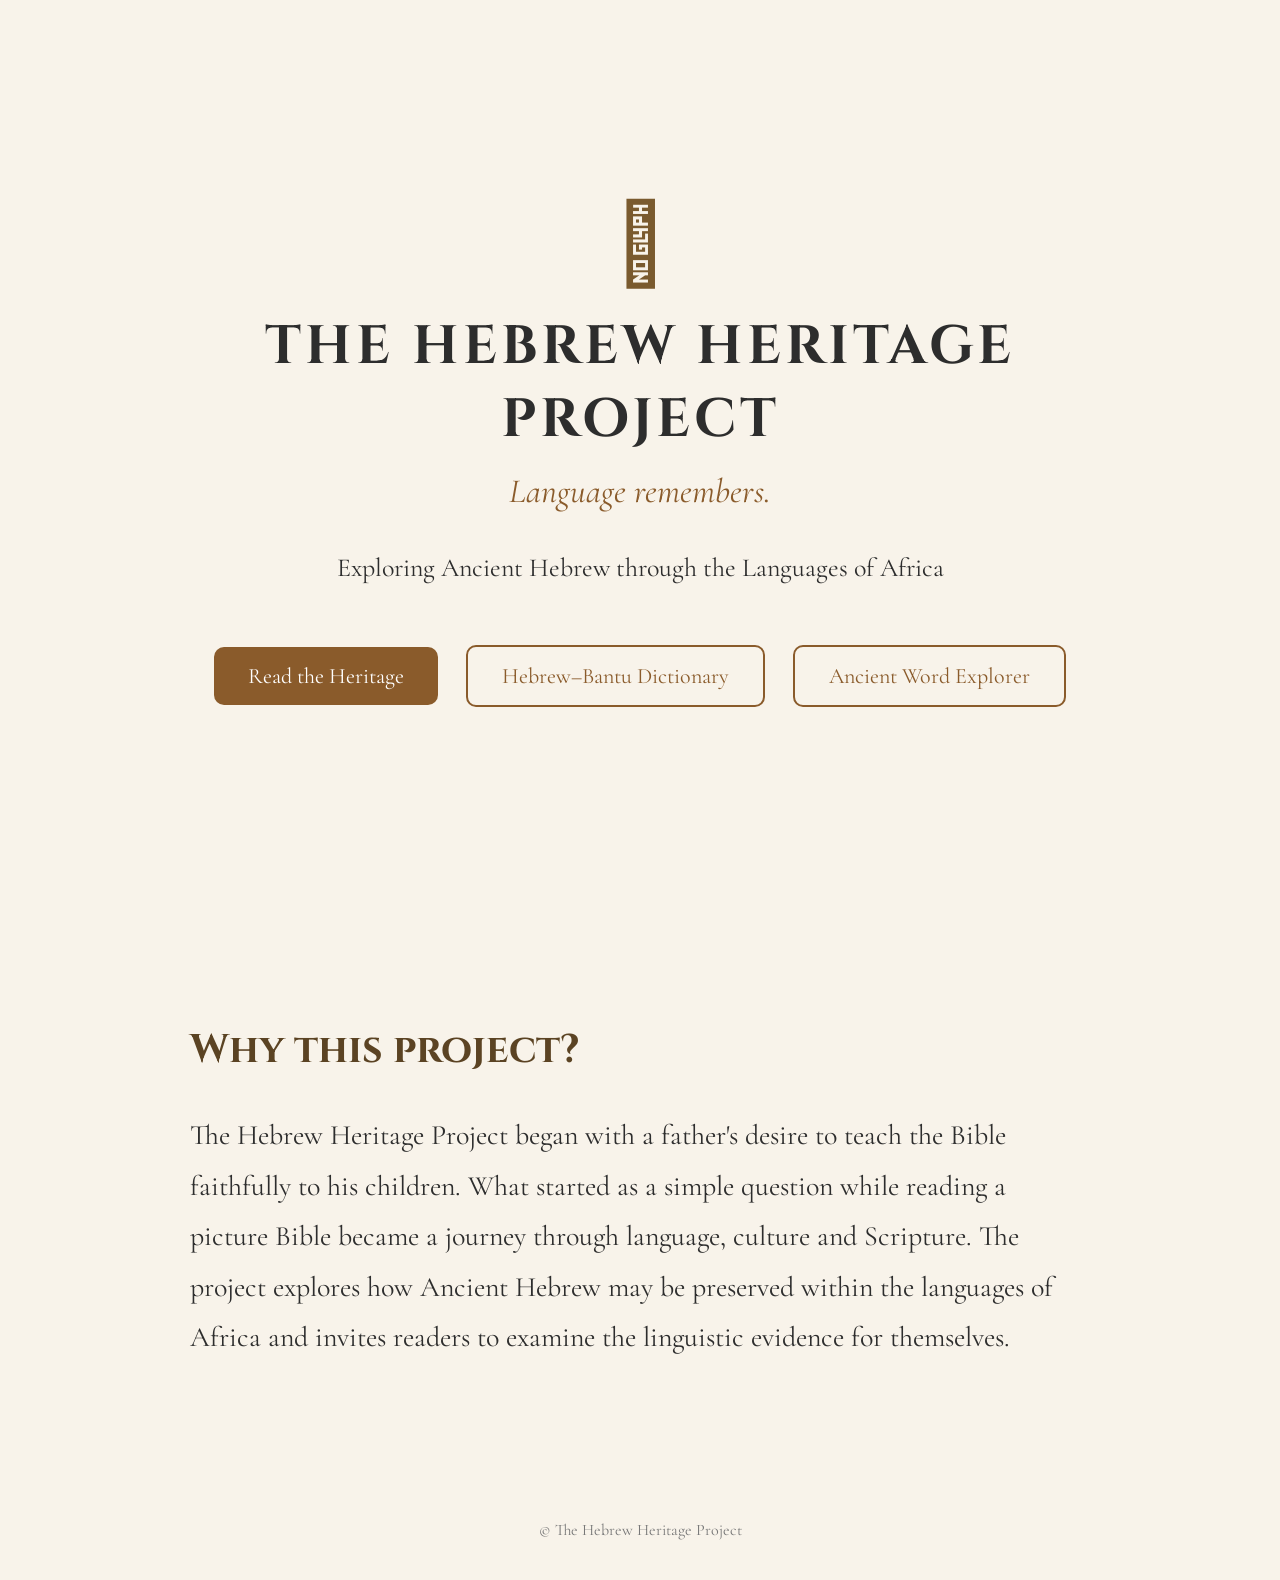
<file: index.html>
<!DOCTYPE html>
<html lang="en">

<head>

<meta charset="UTF-8">
<meta name="viewport" content="width=device-width, initial-scale=1.0">

<title>The Hebrew Heritage Project</title>

<link rel="stylesheet" href="style.css">

<link href="https://fonts.googleapis.com/css2?family=Cinzel:wght@500;700&family=Cormorant+Garamond:wght@400;500;600&display=swap" rel="stylesheet">

</head>

<body>

<header class="hero">

    <div class="overlay">

        <!-- Replace later with your authentic Aleph -->
        <div class="aleph">

            𓃾

        </div>

        <h1>

            THE HEBREW HERITAGE PROJECT

        </h1>

        <p class="tagline">

            Language remembers.

        </p>

        <p class="subtitle">

            Exploring Ancient Hebrew through the Languages of Africa

        </p>

            <div class="buttons">
    
            <a class="button primary"
               href="heritage.html"
               title="The story behind the journey. Discover the mission, the journey, and the principles guiding The Hebrew Heritage Project.">
        
                Read the Heritage
        
            </a>
        
            <a class="button secondary"
               href="https://hebrewbantu.com"
               target="_blank"
               title="Explore Ancient Hebrew roots preserved across African languages through an interactive lexical database with maps, audio and root families.">
        
                Hebrew–Bantu Dictionary
        
            </a>
        
            <a class="button secondary"
               href="https://ancientwordexplorer.com"
               target="_blank"
               title="Study the Bible verse by verse. Trace Hebrew words directly from Scripture into the Hebrew–Bantu Dictionary.">
        
                Ancient Word Explorer
        
            </a>
        
        </div>

    </div>

</header>


<section class="mission">

<h2>

Why this project?

</h2>

<p>

The Hebrew Heritage Project began with a father's desire to teach the Bible faithfully to his children.

What started as a simple question while reading a picture Bible became a journey through language, culture and Scripture.

The project explores how Ancient Hebrew may be preserved within the languages of Africa and invites readers to examine the linguistic evidence for themselves.

</p>

</section>

<footer>

© The Hebrew Heritage Project

</footer>

</body>

</html>
</file>
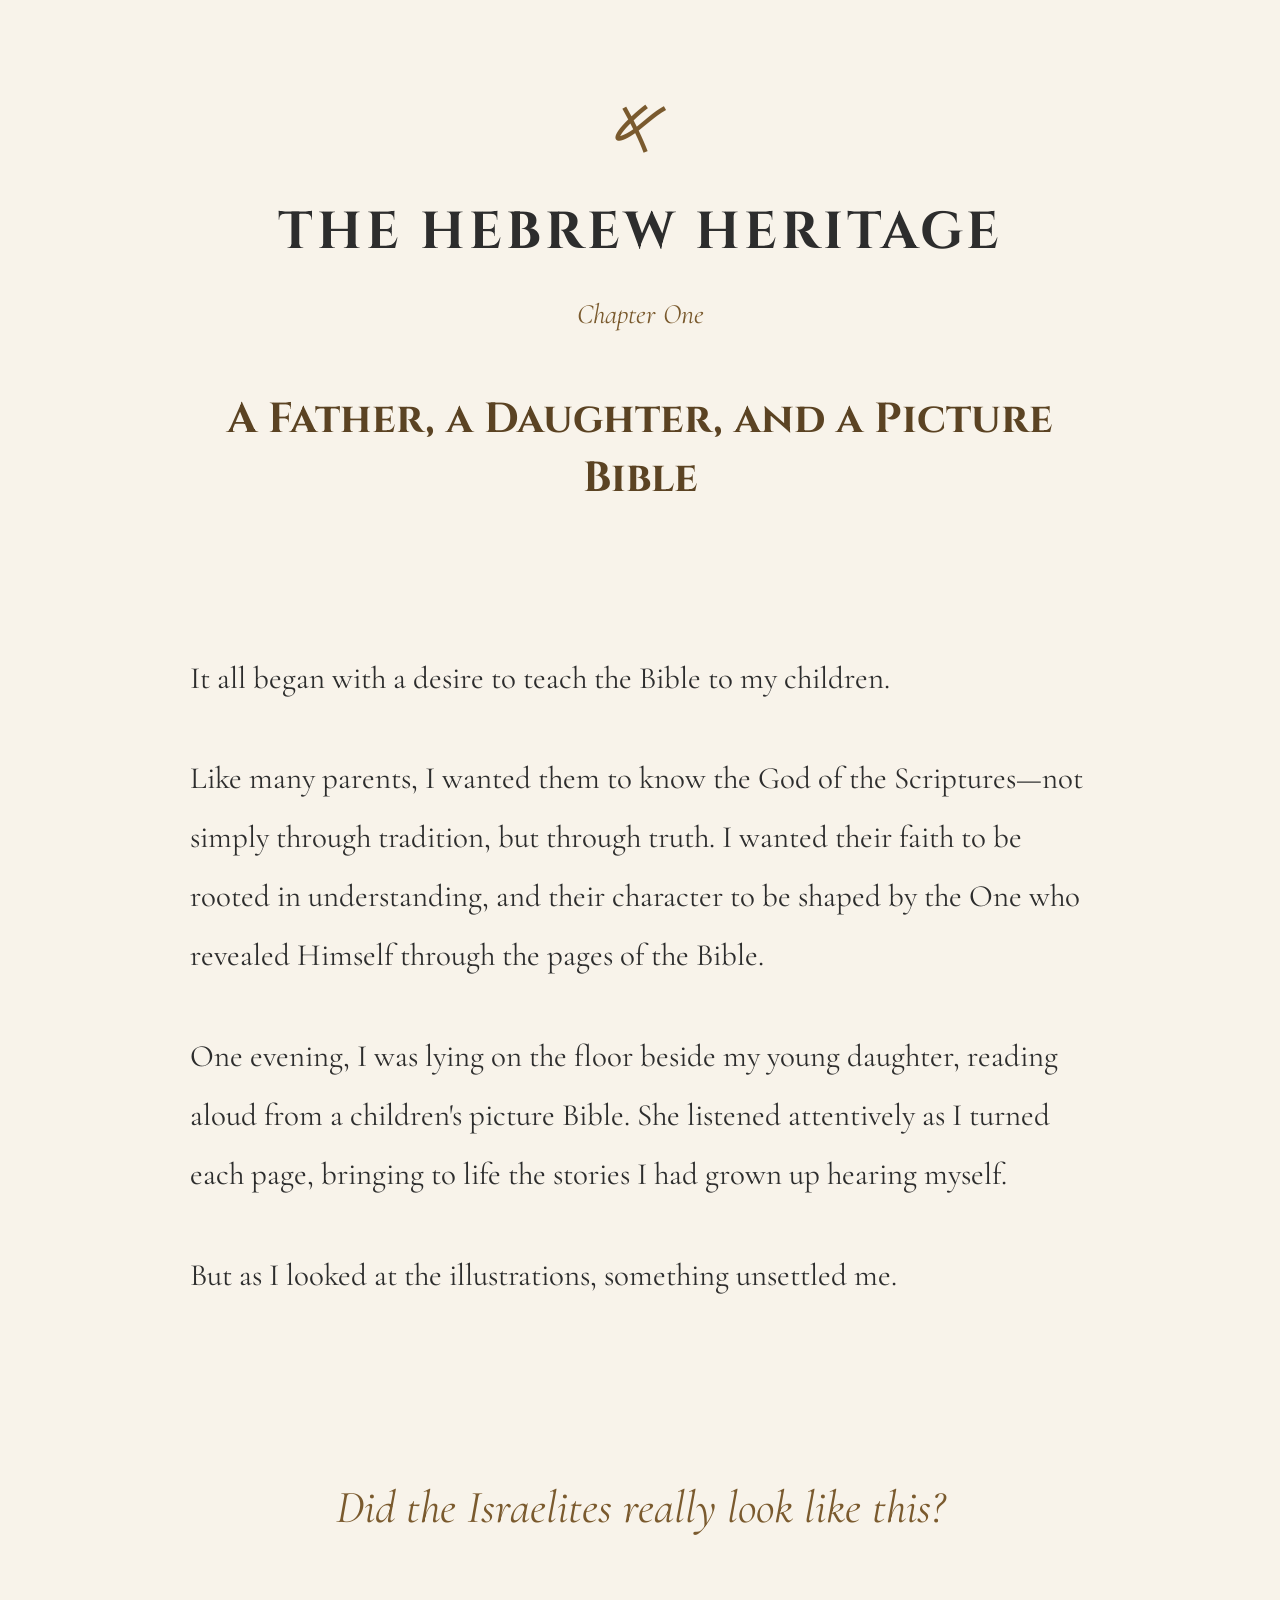
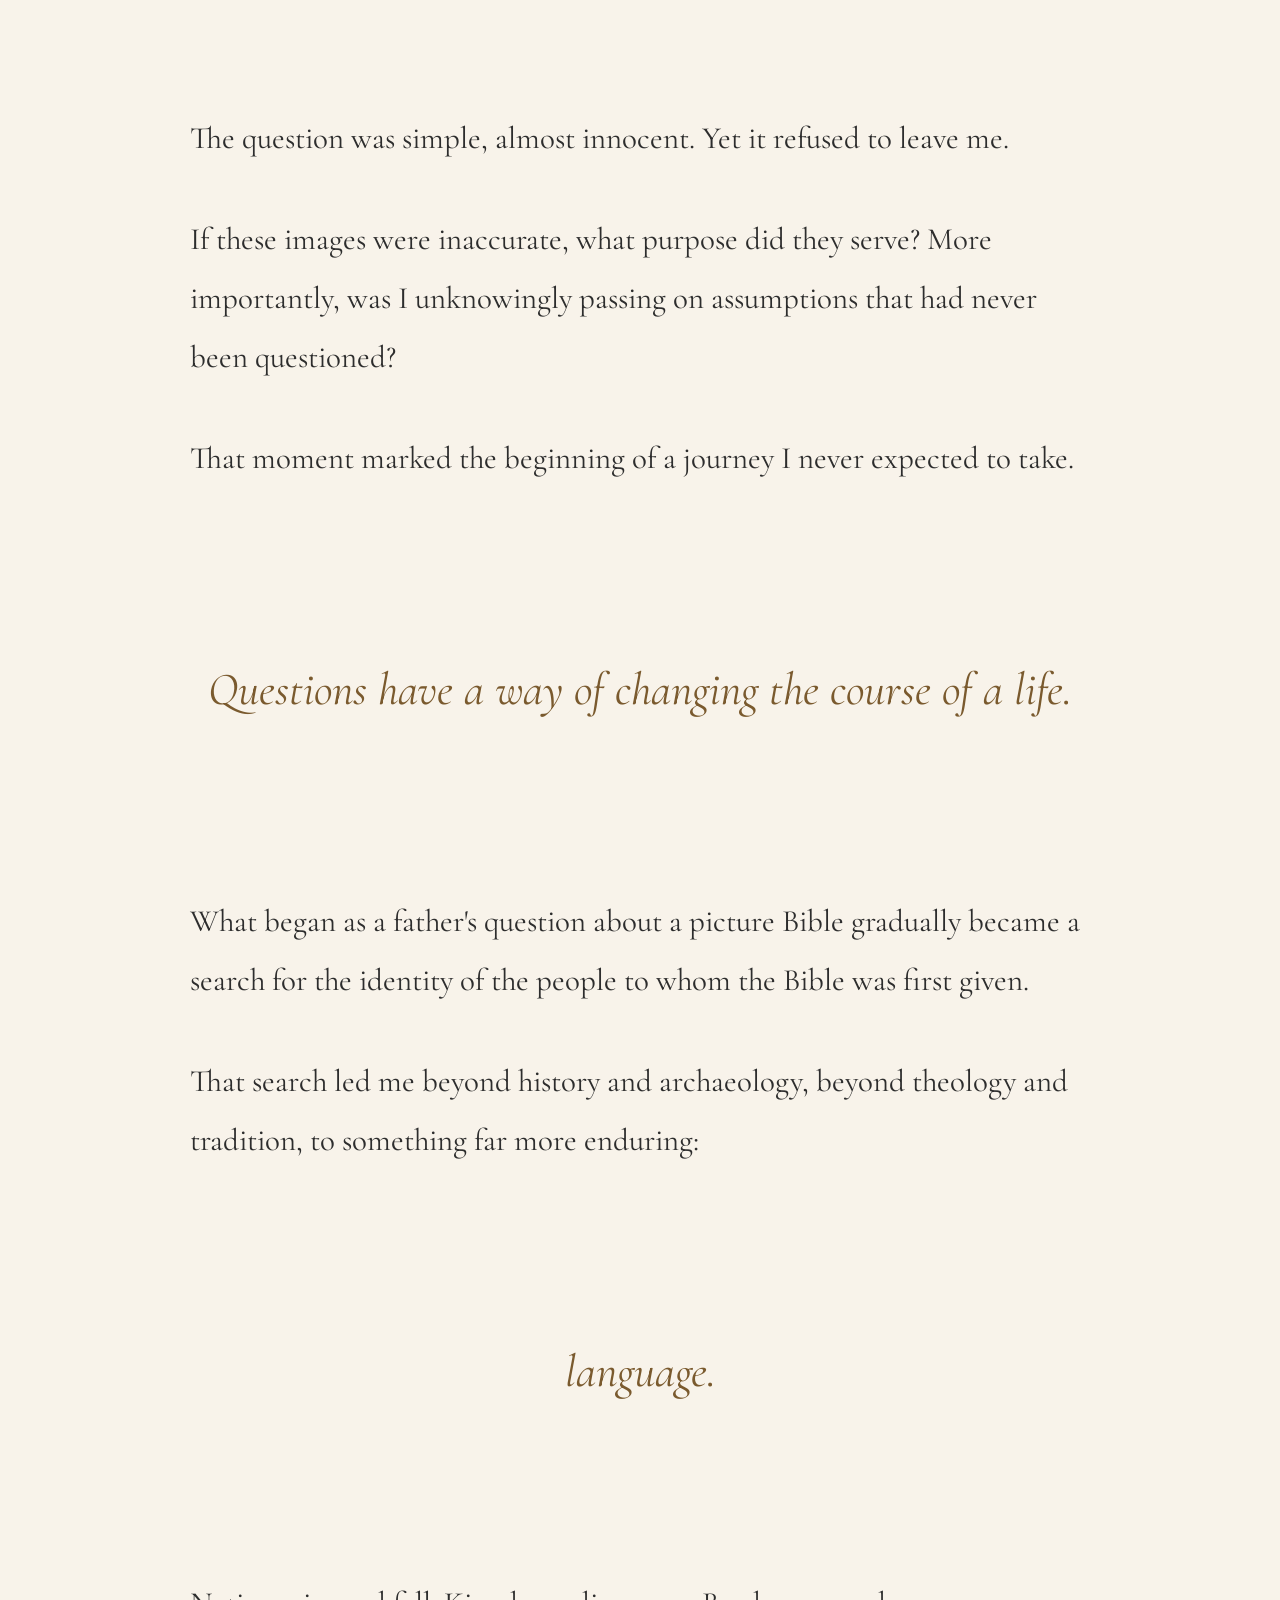
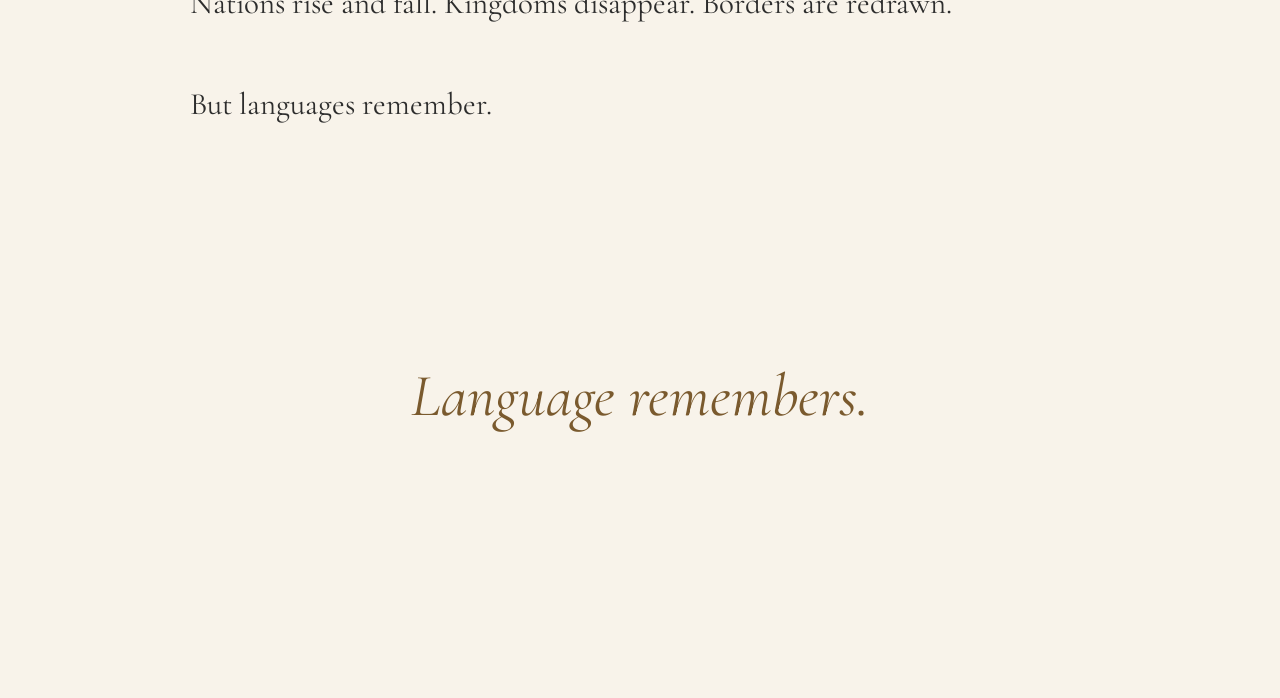
<file: heritage.html>
<!DOCTYPE html>
<html lang="en">

<head>

<meta charset="UTF-8">
<meta name="viewport" content="width=device-width, initial-scale=1.0">

<title>The Hebrew Heritage – Chapter One</title>

<link rel="stylesheet" href="style.css">

<link href="https://fonts.googleapis.com/css2?family=Cinzel:wght@400;600;700&family=Cormorant+Garamond:wght@400;500;600&display=swap" rel="stylesheet">

</head>

<body>

<div class="manuscript">

    <div class="chapter-cover">

        <div class="aleph">

            𐤀

        </div>

        <h1>

            THE HEBREW HERITAGE

        </h1>

        <p class="chapter-subtitle">

            Chapter One

        </p>

        <h2>

            A Father, a Daughter, and a Picture Bible

        </h2>

    </div>


    <div class="chapter">

        <p>

        It all began with a desire to teach the Bible to my children.

        </p>

        <p>

        Like many parents, I wanted them to know the God of the Scriptures—not simply through tradition, but through truth. I wanted their faith to be rooted in understanding, and their character to be shaped by the One who revealed Himself through the pages of the Bible.

        </p>

        <p>

        One evening, I was lying on the floor beside my young daughter, reading aloud from a children's picture Bible. She listened attentively as I turned each page, bringing to life the stories I had grown up hearing myself.

        </p>

        <p>

        But as I looked at the illustrations, something unsettled me.

        </p>

    </div>



    <div class="quotation">

        Did the Israelites really look like this?

    </div>



    <div class="chapter">

        <p>

        The question was simple, almost innocent.

        Yet it refused to leave me.

        </p>

        <p>

        If these images were inaccurate, what purpose did they serve?

        More importantly, was I unknowingly passing on assumptions that had never been questioned?

        </p>

        <p>

        That moment marked the beginning of a journey I never expected to take.

        </p>

    </div>



    <div class="quotation">

        Questions have a way of changing the course of a life.

    </div>



    <div class="chapter">

        <p>

        What began as a father's question about a picture Bible gradually became a search for the identity of the people to whom the Bible was first given.

        </p>

        <p>

        That search led me beyond history and archaeology, beyond theology and tradition, to something far more enduring:

        </p>

    </div>



    <div class="quotation">

        language.

    </div>



    <div class="chapter">

        <p>

        Nations rise and fall.

        Kingdoms disappear.

        Borders are redrawn.

        </p>

        <p>

        But languages remember.

        </p>

    </div>



    <div class="quotation final">

        Language remembers.

    </div>

</div>

</body>

</html>
</file>
<file: style.css>
body{

    margin:0;

    background:#f8f3ea;

    color:#2d2d2d;

    font-family:'Cormorant Garamond',serif;

}

.hero{

    min-height:100vh;

    display:flex;

    justify-content:center;

    align-items:center;

    text-align:center;

    background:

        linear-gradient(rgba(248,243,234,.92),

        rgba(248,243,234,.95)),

        url("https://upload.wikimedia.org/wikipedia/commons/8/86/Africa_%28orthographic_projection%29.svg");

    background-repeat:no-repeat;

    background-position:center;

    background-size:55%;

}

.overlay{

    width:80%;

    max-width:900px;

}

.aleph{

    font-size:90px;

    color:#7a5a2e;

    margin-bottom:20px;

}

h1{

    font-family:'Cinzel',serif;

    font-size:54px;

    letter-spacing:4px;

    margin:0;

}

.tagline{

    font-size:34px;

    color:#8a5b2b;

    font-style:italic;

    margin-top:15px;

}

.subtitle{

    font-size:26px;

    max-width:700px;

    margin:40px auto;

}

.buttons{

    margin-top:50px;

}

.button{

    display:inline-block;

    margin:12px;

    padding:16px 34px;

    border-radius:10px;

    text-decoration:none;

    font-size:22px;

    transition:.3s;

}

.primary{

    background:#8a5b2b;

    color:white;

}

.primary:hover{

    background:#6d431a;

}

.secondary{

    border:2px solid #8a5b2b;

    color:#8a5b2b;

}

.secondary:hover{

    background:#8a5b2b;

    color:white;

}

.mission{

    max-width:900px;

    margin:auto;

    padding:90px 40px;

}

.mission h2{

    font-family:'Cinzel',serif;

    color:#5b4323;

    font-size:40px;

}

.mission p{

    font-size:28px;

    line-height:1.8;

}

footer{

    text-align:center;

    padding:40px;

    color:#777;

}
/* -------------------------------------------------- */
/* HERITAGE MANUSCRIPT                                */
/* -------------------------------------------------- */

.manuscript{

    max-width:900px;

    margin:auto;

    padding:80px 40px;

}

.chapter-cover{

    text-align:center;

    margin-bottom:140px;

}

.chapter-cover .aleph{

    font-size:80px;

    color:#7a5a2e;

}

.chapter-cover h1{

    font-family:'Cinzel',serif;

    font-size:52px;

    letter-spacing:4px;

    margin-top:20px;

}

.chapter-subtitle{

    font-style:italic;

    color:#7a5a2e;

    font-size:28px;

    margin-top:30px;

}

.chapter-cover h2{

    font-family:'Cinzel',serif;

    font-size:42px;

    margin-top:60px;

    line-height:1.4;

    color:#5b4323;

}

.chapter{

    font-size:31px;

    line-height:1.9;

    margin-bottom:120px;

}

.chapter p{

    margin-bottom:42px;

}

.quotation{

    text-align:center;

    font-family:'Cormorant Garamond',serif;

    font-style:italic;

    font-size:46px;

    color:#7a5a2e;

    margin:170px auto;

    line-height:1.4;

}

.final{

    font-size:60px;

    margin-top:220px;

    margin-bottom:180px;

}
</file>
